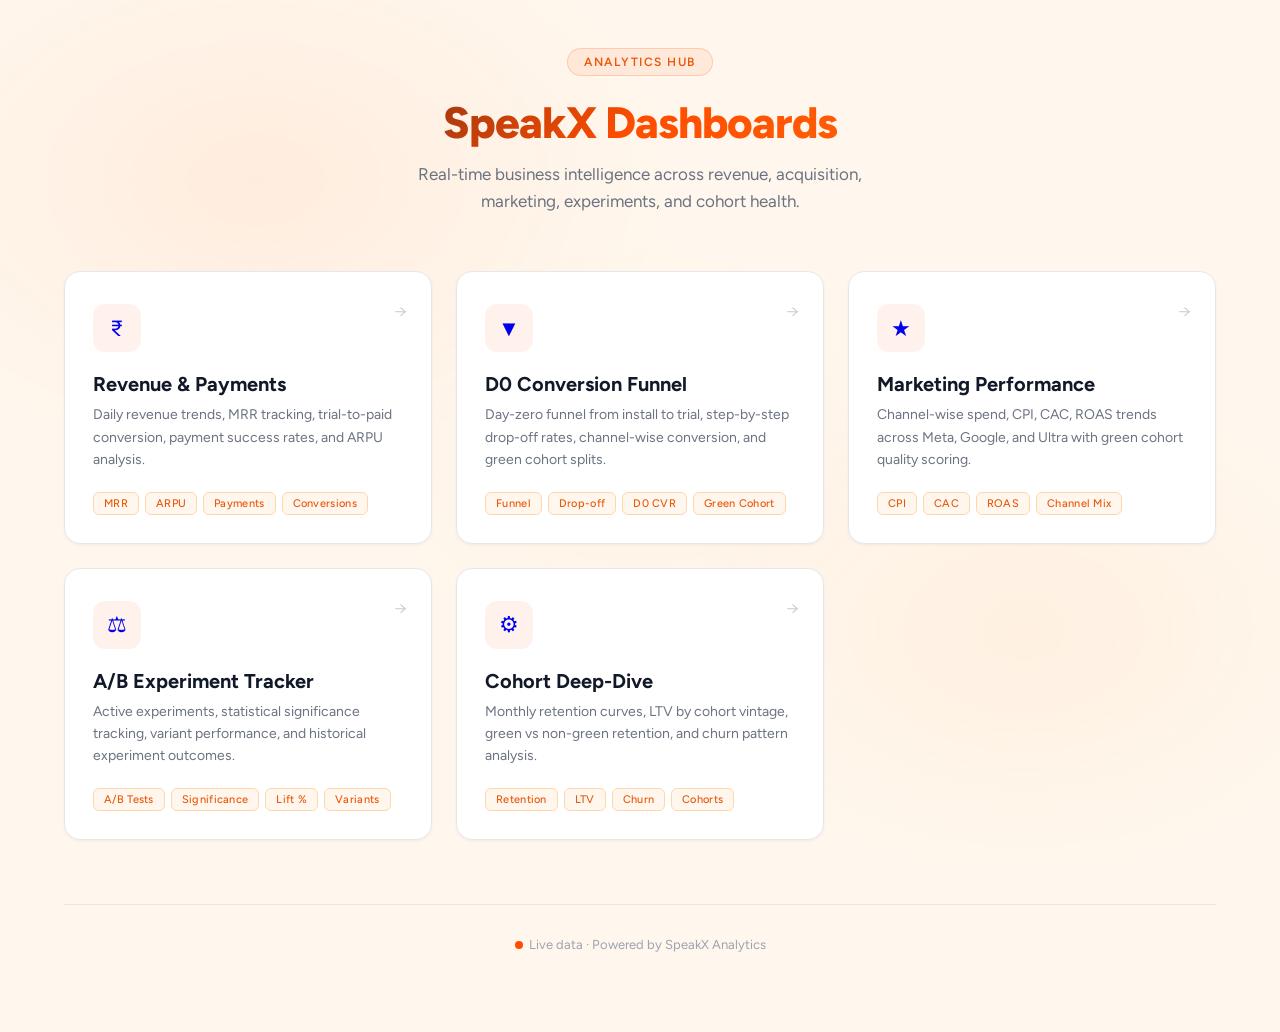
<file: index.html>
<!DOCTYPE html>
<html lang="en">
<head>
<meta charset="UTF-8">
<meta name="viewport" content="width=device-width, initial-scale=1.0">
<title>SpeakX Analytics Hub</title>
<link href="https://fonts.googleapis.com/css2?family=Figtree:wght@300;400;500;600;700;800;900&display=swap" rel="stylesheet">
<style>
  * { margin: 0; padding: 0; box-sizing: border-box; }

  body {
    font-family: 'Figtree', -apple-system, sans-serif;
    background: #fff7ed;
    color: #111827;
    min-height: 100vh;
  }

  .bg-glow {
    position: fixed; top: 0; left: 0; right: 0; bottom: 0; z-index: 0; pointer-events: none;
    background:
      radial-gradient(ellipse 600px 400px at 20% 20%, rgba(255,77,0,0.06) 0%, transparent 70%),
      radial-gradient(ellipse 500px 350px at 80% 70%, rgba(255,120,16,0.05) 0%, transparent 70%),
      radial-gradient(ellipse 400px 300px at 50% 50%, rgba(249,115,22,0.04) 0%, transparent 70%);
  }

  .container {
    position: relative; z-index: 1;
    max-width: 1200px; margin: 0 auto; padding: 48px 24px 80px;
  }

  .header {
    text-align: center; margin-bottom: 56px;
  }
  .header .badge {
    display: inline-block;
    background: rgba(255,77,0,0.08); border: 1px solid rgba(255,77,0,0.2);
    color: #ea580c; font-size: 12px; font-weight: 600; letter-spacing: 1.5px; text-transform: uppercase;
    padding: 6px 16px; border-radius: 20px; margin-bottom: 20px;
  }
  .header h1 {
    font-size: 44px; font-weight: 800; letter-spacing: -1px;
    background: linear-gradient(135deg, #111827 0%, #ff4d00 50%, #FF7810 100%);
    -webkit-background-clip: text; -webkit-text-fill-color: transparent;
    background-clip: text; margin-bottom: 12px;
  }
  .header p {
    font-size: 17px; color: #6b7280; max-width: 520px; margin: 0 auto; line-height: 1.6;
  }

  .grid {
    display: grid;
    grid-template-columns: repeat(auto-fit, minmax(340px, 1fr));
    gap: 24px;
  }

  .card {
    position: relative;
    background: #ffffff;
    border: 1px solid #e5e7eb;
    border-radius: 16px;
    padding: 32px 28px 28px;
    transition: all 0.3s ease;
    cursor: pointer;
    text-decoration: none;
    display: block;
    overflow: hidden;
    box-shadow: 0 1px 3px rgba(0,0,0,0.05);
  }
  .card::before {
    content: '';
    position: absolute; top: 0; left: 0; right: 0; height: 3px;
    border-radius: 16px 16px 0 0;
    background: linear-gradient(90deg, #ff4d00, #FF7810);
    opacity: 0; transition: opacity 0.3s ease;
  }
  .card:hover {
    border-color: #fed7aa;
    background: #fff;
    transform: translateY(-4px);
    box-shadow: 0 16px 48px rgba(255,77,0,0.08);
  }
  .card:hover::before { opacity: 1; }

  .card .icon {
    width: 48px; height: 48px; border-radius: 12px;
    display: flex; align-items: center; justify-content: center;
    font-size: 22px; margin-bottom: 20px;
    background: rgba(255,77,0,0.08);
  }

  .card h2 {
    font-size: 20px; font-weight: 700; color: #111827; margin-bottom: 8px;
  }
  .card .desc {
    font-size: 14px; color: #6b7280; line-height: 1.6; margin-bottom: 20px;
  }

  .card .tags {
    display: flex; flex-wrap: wrap; gap: 6px;
  }
  .card .tag {
    font-size: 11px; font-weight: 500; padding: 4px 10px;
    border-radius: 6px; letter-spacing: 0.3px;
    background: #fff7ed; color: #ea580c; border: 1px solid #fed7aa;
  }

  .card .arrow {
    position: absolute; top: 28px; right: 24px;
    font-size: 18px; color: #d1d5db; transition: all 0.3s ease;
  }
  .card:hover .arrow { color: #ff4d00; transform: translateX(4px); }

  .footer {
    text-align: center; margin-top: 64px; padding-top: 32px;
    border-top: 1px solid #e5e7eb;
  }
  .footer p {
    font-size: 13px; color: #9ca3af;
  }
  .footer .pulse {
    display: inline-block; width: 8px; height: 8px;
    background: #ff4d00; border-radius: 50%; margin-right: 6px;
    animation: pulse 2s infinite;
  }
  @keyframes pulse {
    0%, 100% { opacity: 1; transform: scale(1); }
    50% { opacity: 0.5; transform: scale(0.85); }
  }

  @media (max-width: 720px) {
    .header h1 { font-size: 32px; }
    .grid { grid-template-columns: 1fr; }
    .container { padding: 32px 16px 48px; }
  }
</style>
</head>
<body>
<div class="bg-glow"></div>
<div class="container">

  <div class="header">
    <div class="badge">Analytics Hub</div>
    <h1>SpeakX Dashboards</h1>
    <p>Real-time business intelligence across revenue, acquisition, marketing, experiments, and cohort health.</p>
  </div>

  <div class="grid">

    <a href="revenue.html" class="card green">
      <span class="arrow">&rarr;</span>
      <div class="icon">&#8377;</div>
      <h2>Revenue & Payments</h2>
      <p class="desc">Daily revenue trends, MRR tracking, trial-to-paid conversion, payment success rates, and ARPU analysis.</p>
      <div class="tags">
        <span class="tag">MRR</span>
        <span class="tag">ARPU</span>
        <span class="tag">Payments</span>
        <span class="tag">Conversions</span>
      </div>
    </a>

    <a href="d0-funnel.html" class="card purple">
      <span class="arrow">&rarr;</span>
      <div class="icon">&#9660;</div>
      <h2>D0 Conversion Funnel</h2>
      <p class="desc">Day-zero funnel from install to trial, step-by-step drop-off rates, channel-wise conversion, and green cohort splits.</p>
      <div class="tags">
        <span class="tag">Funnel</span>
        <span class="tag">Drop-off</span>
        <span class="tag">D0 CVR</span>
        <span class="tag">Green Cohort</span>
      </div>
    </a>

    <a href="marketing.html" class="card orange">
      <span class="arrow">&rarr;</span>
      <div class="icon">&#9733;</div>
      <h2>Marketing Performance</h2>
      <p class="desc">Channel-wise spend, CPI, CAC, ROAS trends across Meta, Google, and Ultra with green cohort quality scoring.</p>
      <div class="tags">
        <span class="tag">CPI</span>
        <span class="tag">CAC</span>
        <span class="tag">ROAS</span>
        <span class="tag">Channel Mix</span>
      </div>
    </a>

    <a href="ab-experiments.html" class="card teal">
      <span class="arrow">&rarr;</span>
      <div class="icon">&#9878;</div>
      <h2>A/B Experiment Tracker</h2>
      <p class="desc">Active experiments, statistical significance tracking, variant performance, and historical experiment outcomes.</p>
      <div class="tags">
        <span class="tag">A/B Tests</span>
        <span class="tag">Significance</span>
        <span class="tag">Lift %</span>
        <span class="tag">Variants</span>
      </div>
    </a>

    <a href="cohort.html" class="card indigo">
      <span class="arrow">&rarr;</span>
      <div class="icon">&#9881;</div>
      <h2>Cohort Deep-Dive</h2>
      <p class="desc">Monthly retention curves, LTV by cohort vintage, green vs non-green retention, and churn pattern analysis.</p>
      <div class="tags">
        <span class="tag">Retention</span>
        <span class="tag">LTV</span>
        <span class="tag">Churn</span>
        <span class="tag">Cohorts</span>
      </div>
    </a>

  </div>

  <div class="footer">
    <p><span class="pulse"></span>Live data · Powered by SpeakX Analytics</p>
  </div>

</div>
</body>
</html>
</file>
